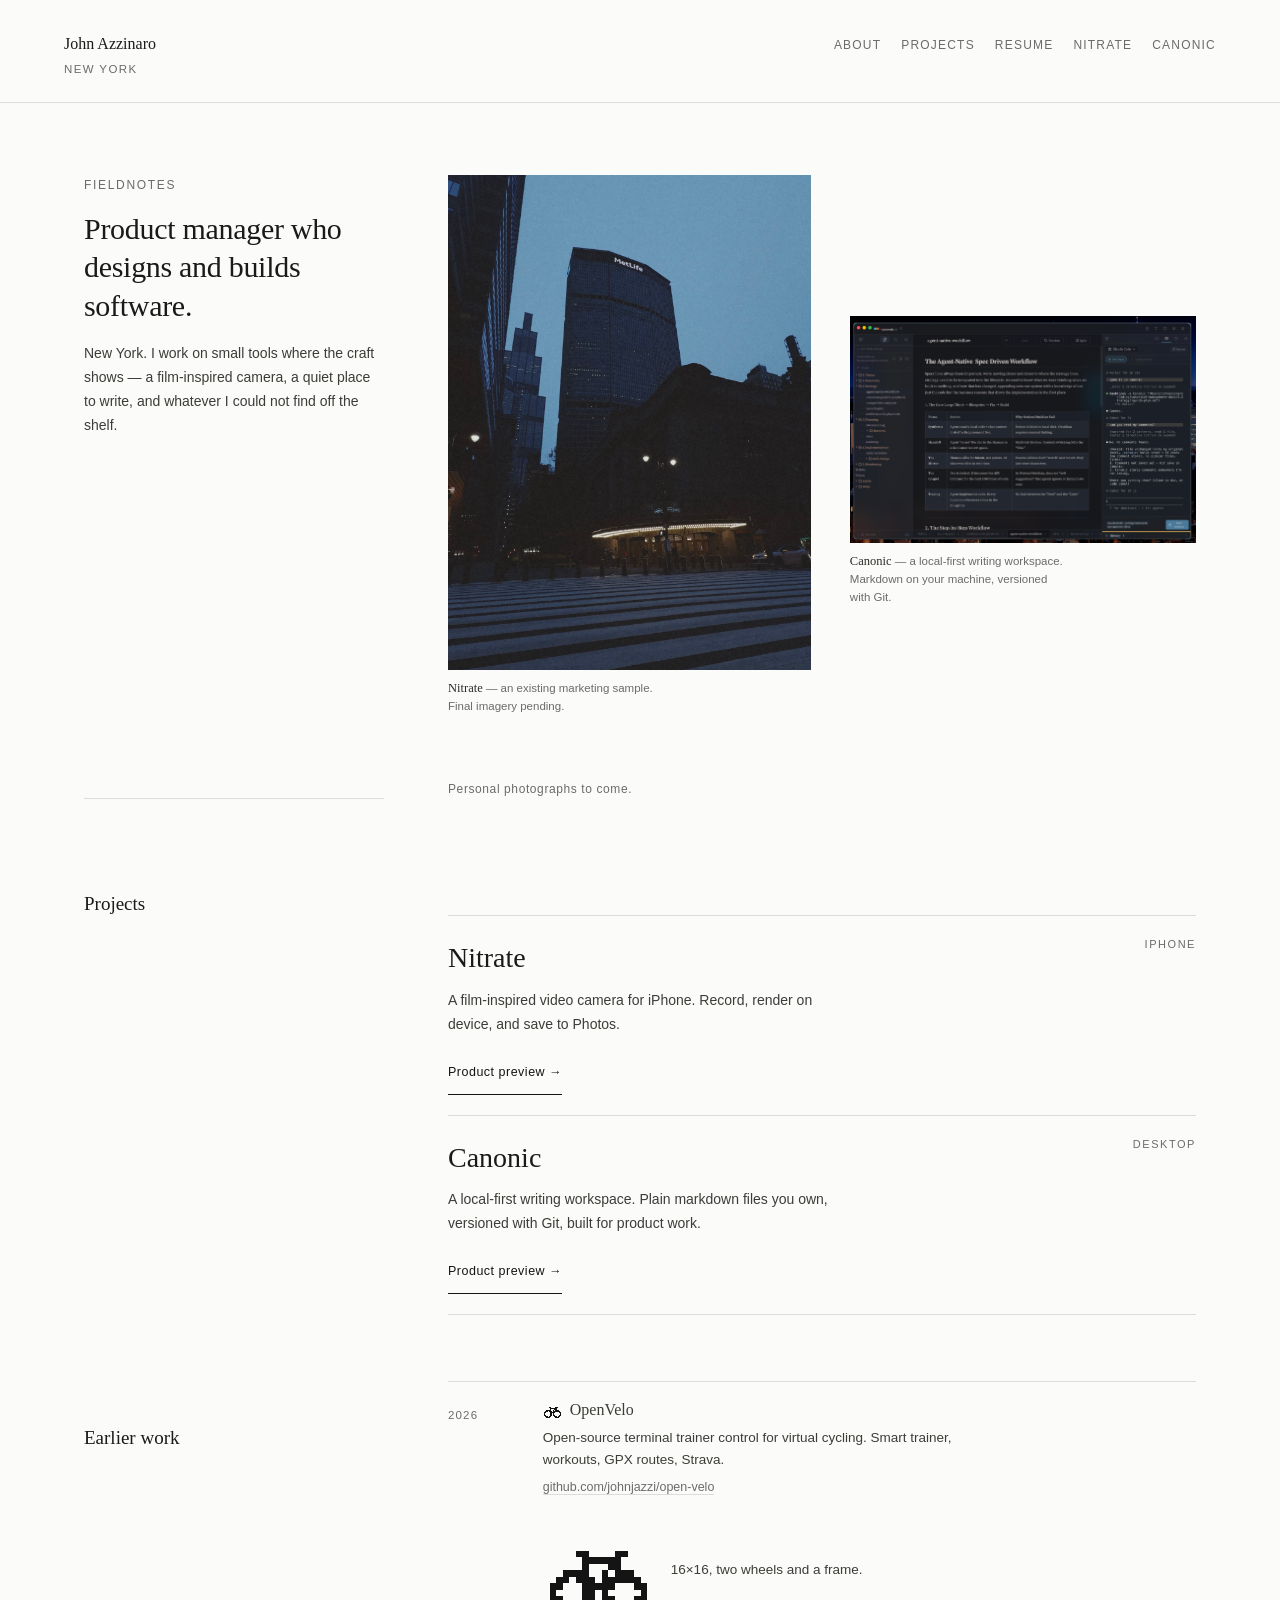
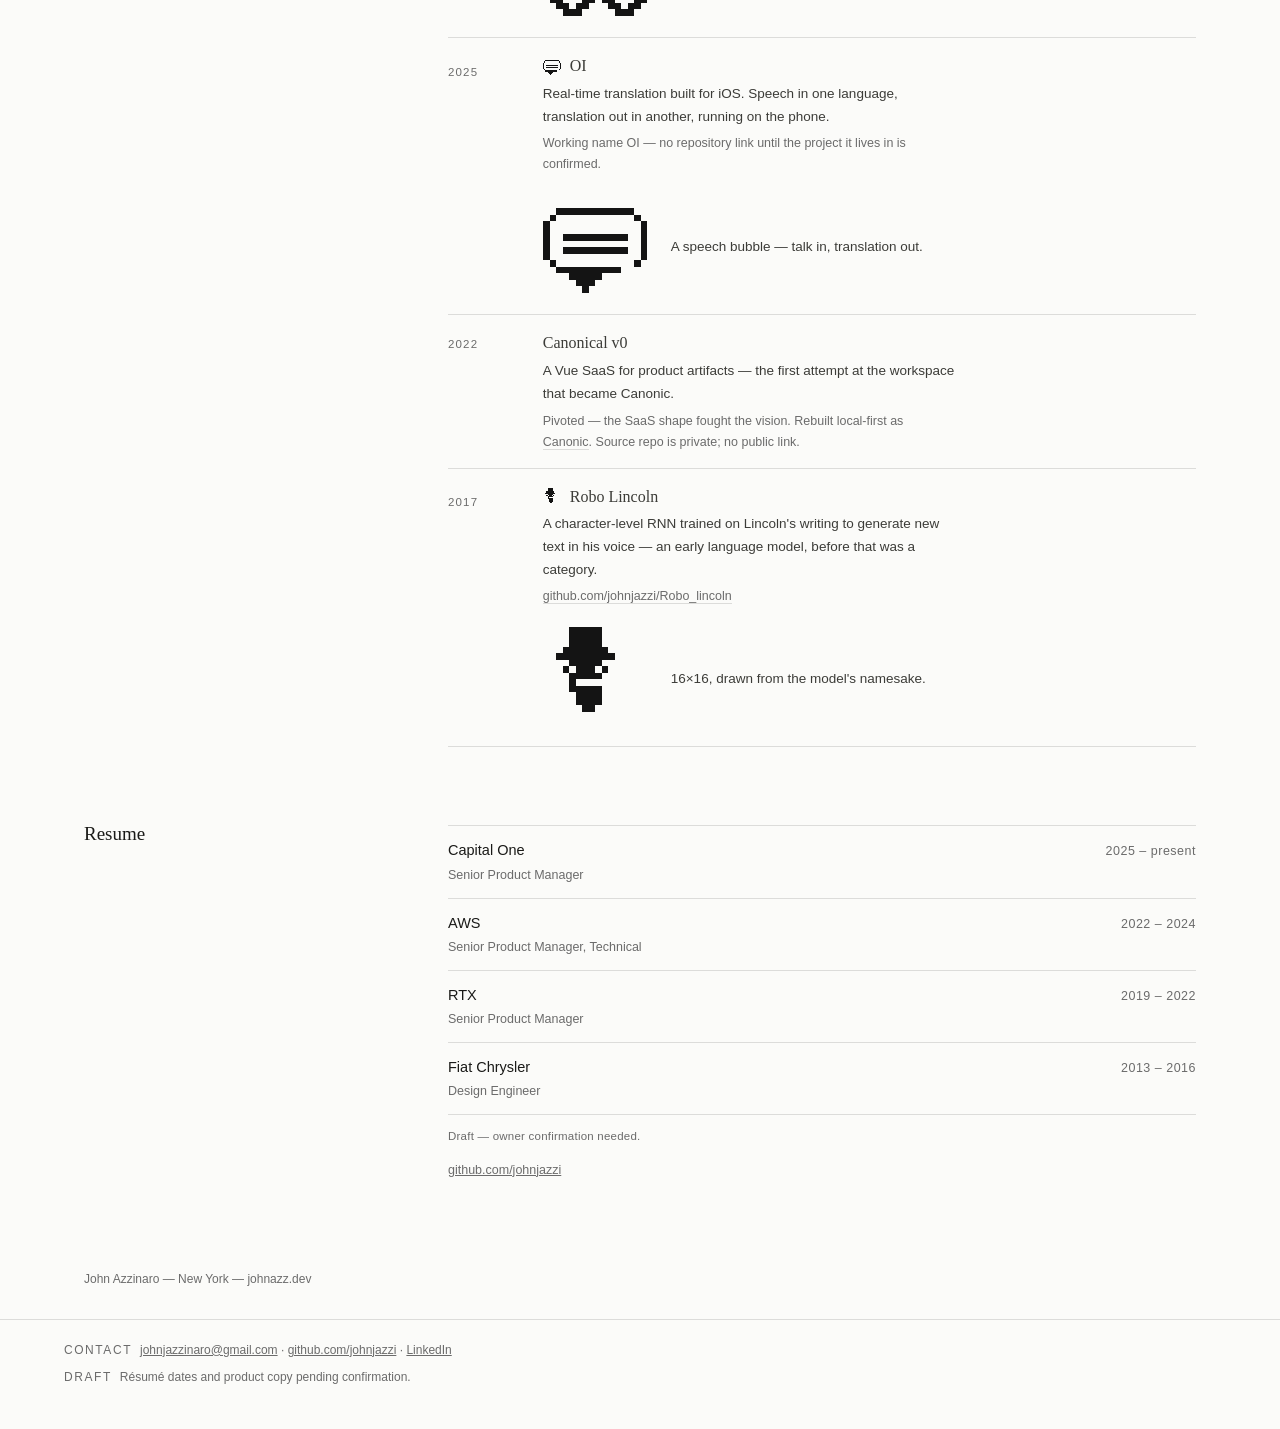
<file: index.html>
<!doctype html>
<html lang="en">
<head>
<meta charset="utf-8">
<meta name="viewport" content="width=device-width, initial-scale=1">
<title>John Azzinaro — product manager who designs and builds software</title>
<meta name="description" content="Nitrate, a film-inspired camera for iPhone. Canonic, a local-first writing workspace. Selected earlier work.">
<link rel="icon" href="assets/favicon.svg" type="image/svg+xml">
<link rel="stylesheet" href="assets/site.css">
</head>
<body class="dir dir-fieldnotes">
<a class="skip" href="#main">Skip to content</a>
  <header class="bar">
    <div class="who">John Azzinaro <span>New York</span></div>
    <nav aria-label="Sections">
      <a href="#f-about">About</a>
      <a href="#f-projects">Projects</a>
      <a href="#f-resume">Resume</a>
      <a href="nitrate/">Nitrate</a>
      <a href="canonic/">Canonic</a>
    </nav>
  </header>
<main id="main">

  <div class="wrap">

    <section id="f-about">
      <div class="col">
        <div class="lede">
          <p class="place">Fieldnotes</p>
          <h1>Product manager who designs and builds software.</h1>
          <p>New York. I work on small tools where the craft shows — a film-inspired camera, a quiet place to write, and whatever I could not find off the shelf.</p>

        </div>
        <div class="spread">
          <figure>
            <img src="assets/nitrate-frame.jpg" alt="Existing Nitrate marketing sample">
            <figcaption><b>Nitrate</b> — an existing marketing sample. Final imagery pending.</figcaption>
          </figure>
          <figure class="fig-fat">
            <img src="assets/canonic.png" alt="Canonic, a local-first writing workspace">
            <figcaption><b>Canonic</b> — a local-first writing workspace. Markdown on your machine, versioned with Git.</figcaption>
          </figure>
        </div>
        <div class="rule"></div>
        <p style="font-size:12px;letter-spacing:.05em;color:var(--muted);margin:0">Personal photographs to come.</p>
      </div>
    </section>

    <section id="f-projects">
      <div class="col">
        <div class="lede"><h2>Projects</h2></div>
        <div class="proj">
          <article>
            <div>
              <h3>Nitrate</h3>
              <p>A film-inspired video camera for iPhone. Record, render on device, and save to Photos.</p>
              <a class="more" href="nitrate/">Product preview →</a>
            </div>
            <span class="tag">iPhone</span>
          </article>
          <article>
            <div>
              <h3>Canonic</h3>
              <p>A local-first writing workspace. Plain markdown files you own, versioned with Git, built for product work.</p>
              <a class="more" href="canonic/">Product preview →</a>
            </div>
            <span class="tag">Desktop</span>
          </article>
        </div>

        <h3 style="font-family:var(--serif);font-weight:400;font-size:19px;margin:44px 0 4px">Earlier work</h3>
        <ul class="work">
          <li>
            <span class="yr">2026</span>
            <div>
              <p class="nm"><img src="assets/openvelo-16bit.svg" alt="" aria-hidden="true">OpenVelo</p>
              <p>Open-source terminal trainer control for virtual cycling. Smart trainer, workouts, GPX routes, Strava.</p>
              <p class="note"><a href="https://github.com/johnjazzi/open-velo">github.com/johnjazzi/open-velo</a></p>
              <div class="glyph">
                <img src="assets/openvelo-16bit.svg" alt="16-bit bicycle mark: two pixel-art wheels joined by a frame">
                <p>16×16, two wheels and a frame.</p>
              </div>
            </div>
          </li>
          <li>
            <span class="yr">2025</span>
            <div>
              <p class="nm"><img src="assets/versai-bubble.svg" alt="" aria-hidden="true">OI</p>
              <p>Real-time translation built for iOS. Speech in one language, translation out in another, running on the phone.</p>
              <p class="note">Working name OI — no repository link until the project it lives in is confirmed.</p>
              <div class="glyph">
                <img src="assets/versai-bubble.svg" alt="Speech bubble mark with two lines of text inside">
                <p>A speech bubble — talk in, translation out.</p>
              </div>
            </div>
          </li>
          <li>
            <span class="yr">2022</span>
            <div>
              <p class="nm">Canonical v0</p>
              <p>A Vue SaaS for product artifacts — the first attempt at the workspace that became Canonic.</p>
              <p class="note"><em class="pivot">Pivoted</em> — the SaaS shape fought the vision. Rebuilt local-first as <a href="canonic/">Canonic</a>. Source repo is private; no public link.</p>
            </div>
          </li>
          <li>
            <span class="yr">2017</span>
            <div>
              <p class="nm"><img src="assets/lincoln-8bit.svg" alt="" aria-hidden="true">Robo Lincoln</p>
              <p>A character-level RNN trained on Lincoln's writing to generate new text in his voice — an early language model, before that was a category.</p>
              <p class="note"><a href="https://github.com/johnjazzi/Robo_lincoln">github.com/johnjazzi/Robo_lincoln</a></p>
              <div class="glyph">
                <img src="assets/lincoln-8bit.svg" alt="8-bit portrait mark: a bearded man in a stovepipe hat">
                <p>16×16, drawn from the model's namesake.</p>
              </div>
            </div>
          </li>
        </ul>
      </div>
    </section>

    <section id="f-resume">
      <div class="col">
        <div class="lede"><h2>Resume</h2></div>
        <div>
          <ul class="roles">
            <li><span>Capital One<em>Senior Product Manager</em></span><span class="yr">2025 – present</span></li>
            <li><span>AWS<em>Senior Product Manager, Technical</em></span><span class="yr">2022 – 2024</span></li>
            <li><span>RTX<em>Senior Product Manager</em></span><span class="yr">2019 – 2022</span></li>
            <li><span>Fiat Chrysler<em>Design Engineer</em></span><span class="yr">2013 – 2016</span></li>
          </ul>
          <p class="draft">Draft — owner confirmation needed.</p>
          <p style="font-size:12.5px;margin:14px 0 0"><a href="https://github.com/johnjazzi" style="color:var(--muted)">github.com/johnjazzi</a></p>
        </div>
      </div>
    </section>

    <div class="tail">John Azzinaro — New York — johnazz.dev</div>
  </div>
</div>


</main>

<footer class="site-foot">
  <p style="margin:0 0 6px"><span class="k">Contact</span><a href="mailto:johnjazzinaro@gmail.com">johnjazzinaro@gmail.com</a> · <a href="https://github.com/johnjazzi">github.com/johnjazzi</a> · <a href="https://www.linkedin.com/in/john-azzinaro-6a1a6b59/">LinkedIn</a></p>
  <p style="margin:0"><span class="k">Draft</span>Résumé dates and product copy pending confirmation.</p>
</footer>
</body>
</html>
</file>
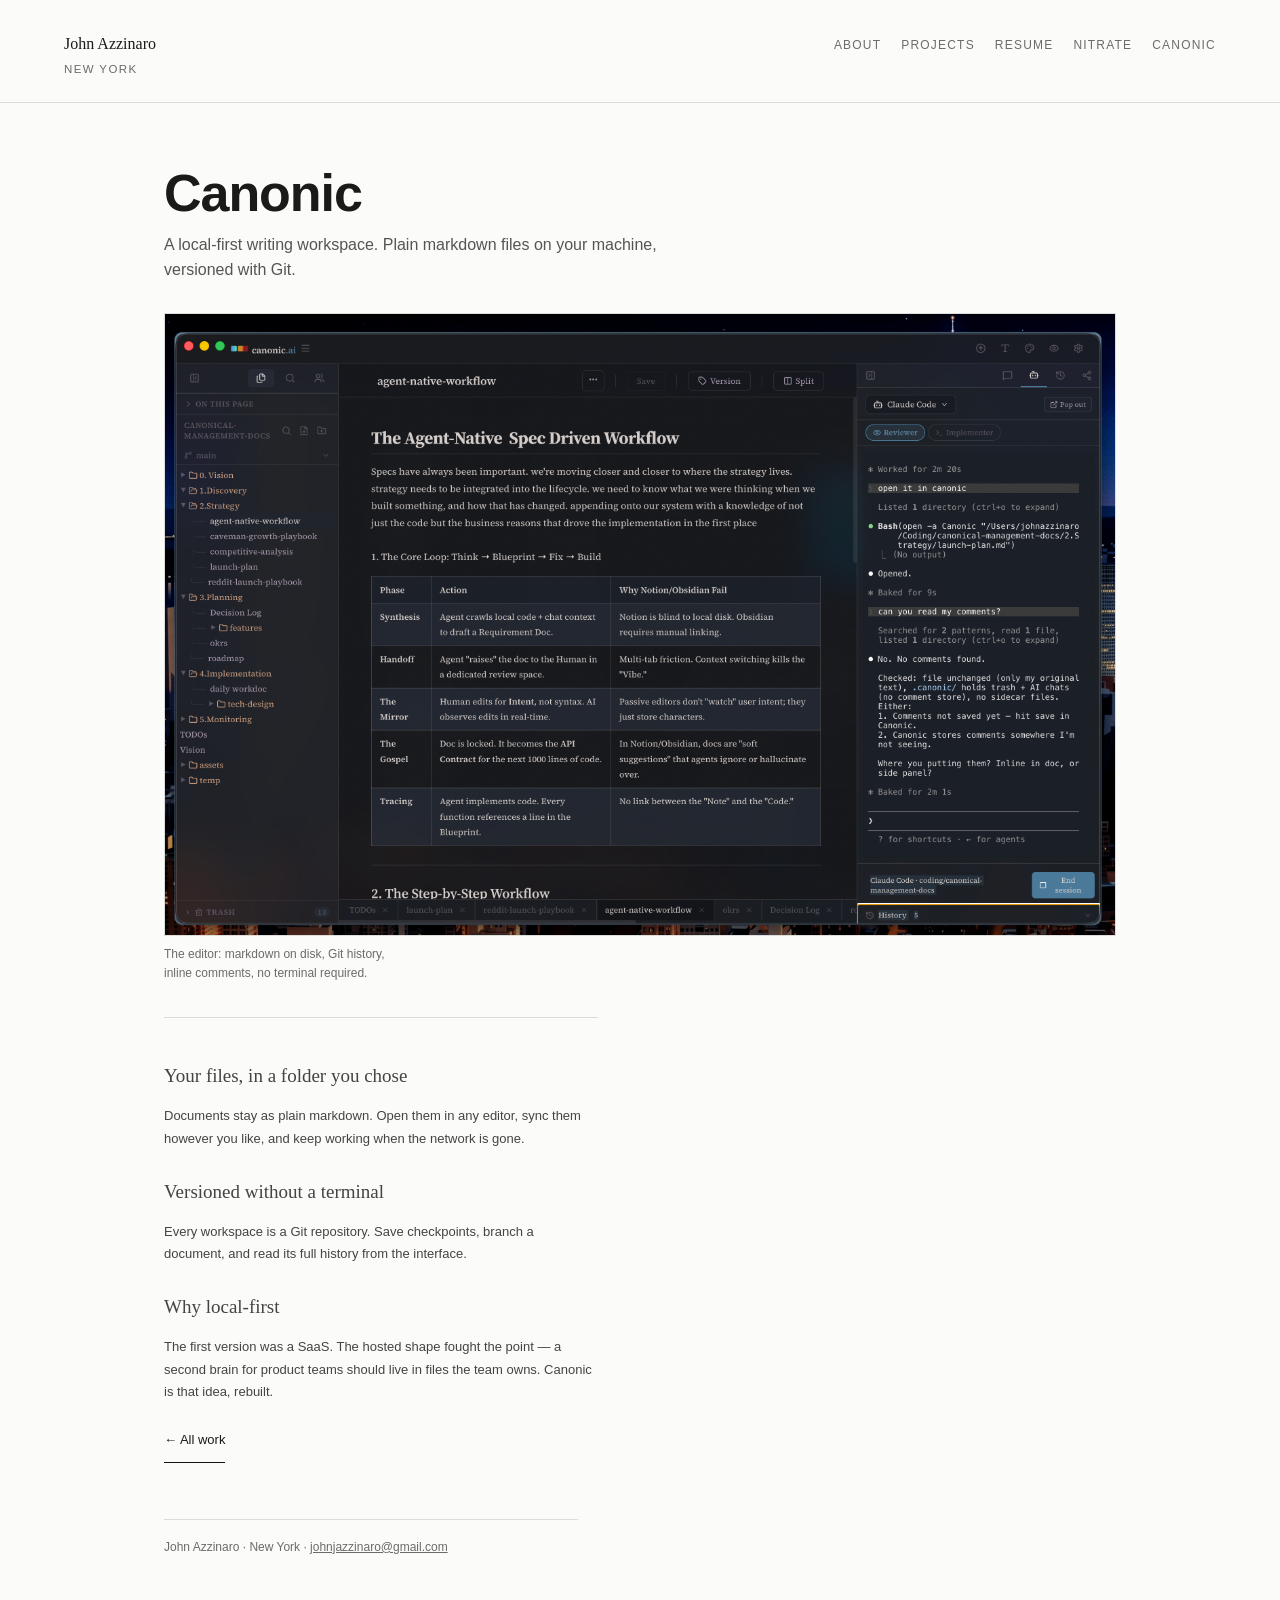
<file: canonic/index.html>
<!doctype html>
<html lang="en">
<head>
<meta charset="utf-8">
<meta name="viewport" content="width=device-width, initial-scale=1">
<title>Canonic — a local-first writing workspace</title>
<meta name="description" content="Canonic keeps product documents as plain markdown on your machine, versioned with Git.">
<link rel="icon" href="../assets/favicon.svg" type="image/svg+xml">
<link rel="stylesheet" href="../assets/site.css">
</head>
<body class="dir dir-fieldnotes">
<a class="skip" href="#main">Skip to content</a>

  <header class="bar">
    <div class="who">John Azzinaro <span>New York</span></div>
    <nav aria-label="Sections">
      <a href="../#f-about">About</a>
      <a href="../#f-projects">Projects</a>
      <a href="../#f-resume">Resume</a>
      <a href="../nitrate/">Nitrate</a>
      <a href="../canonic/">Canonic</a>
    </nav>
  </header>

<main id="main" class="pv-wrap">
  <h1>Canonic</h1>
  <p class="sub">A local-first writing workspace. Plain markdown files on your machine, versioned with Git.</p>
  <div class="pv-shots">
    <figure>
      <img src="../assets/canonic.png" alt="The editor: markdown on disk, Git history, inline comments, no terminal required.">
      <figcaption>The editor: markdown on disk, Git history, inline comments, no terminal required.</figcaption>
    </figure>
  </div>
  <div class="pv-note">
    <h2>Your files, in a folder you chose</h2>
    <p>Documents stay as plain markdown. Open them in any editor, sync them however you like, and keep
    working when the network is gone.</p>
    <h2>Versioned without a terminal</h2>
    <p>Every workspace is a Git repository. Save checkpoints, branch a document, and read its full history
    from the interface.</p>
    <h2>Why local-first</h2>
    <p>The first version was a SaaS. The hosted shape fought the point — a second brain for product teams
    should live in files the team owns. Canonic is that idea, rebuilt.</p>

  </div>
  <p><a class="pv-cta" href="../">← All work</a></p>
  <p class="product-foot">John Azzinaro · New York · <a href="mailto:johnjazzinaro@gmail.com">johnjazzinaro@gmail.com</a></p>
</main>
</body>
</html>
</file>
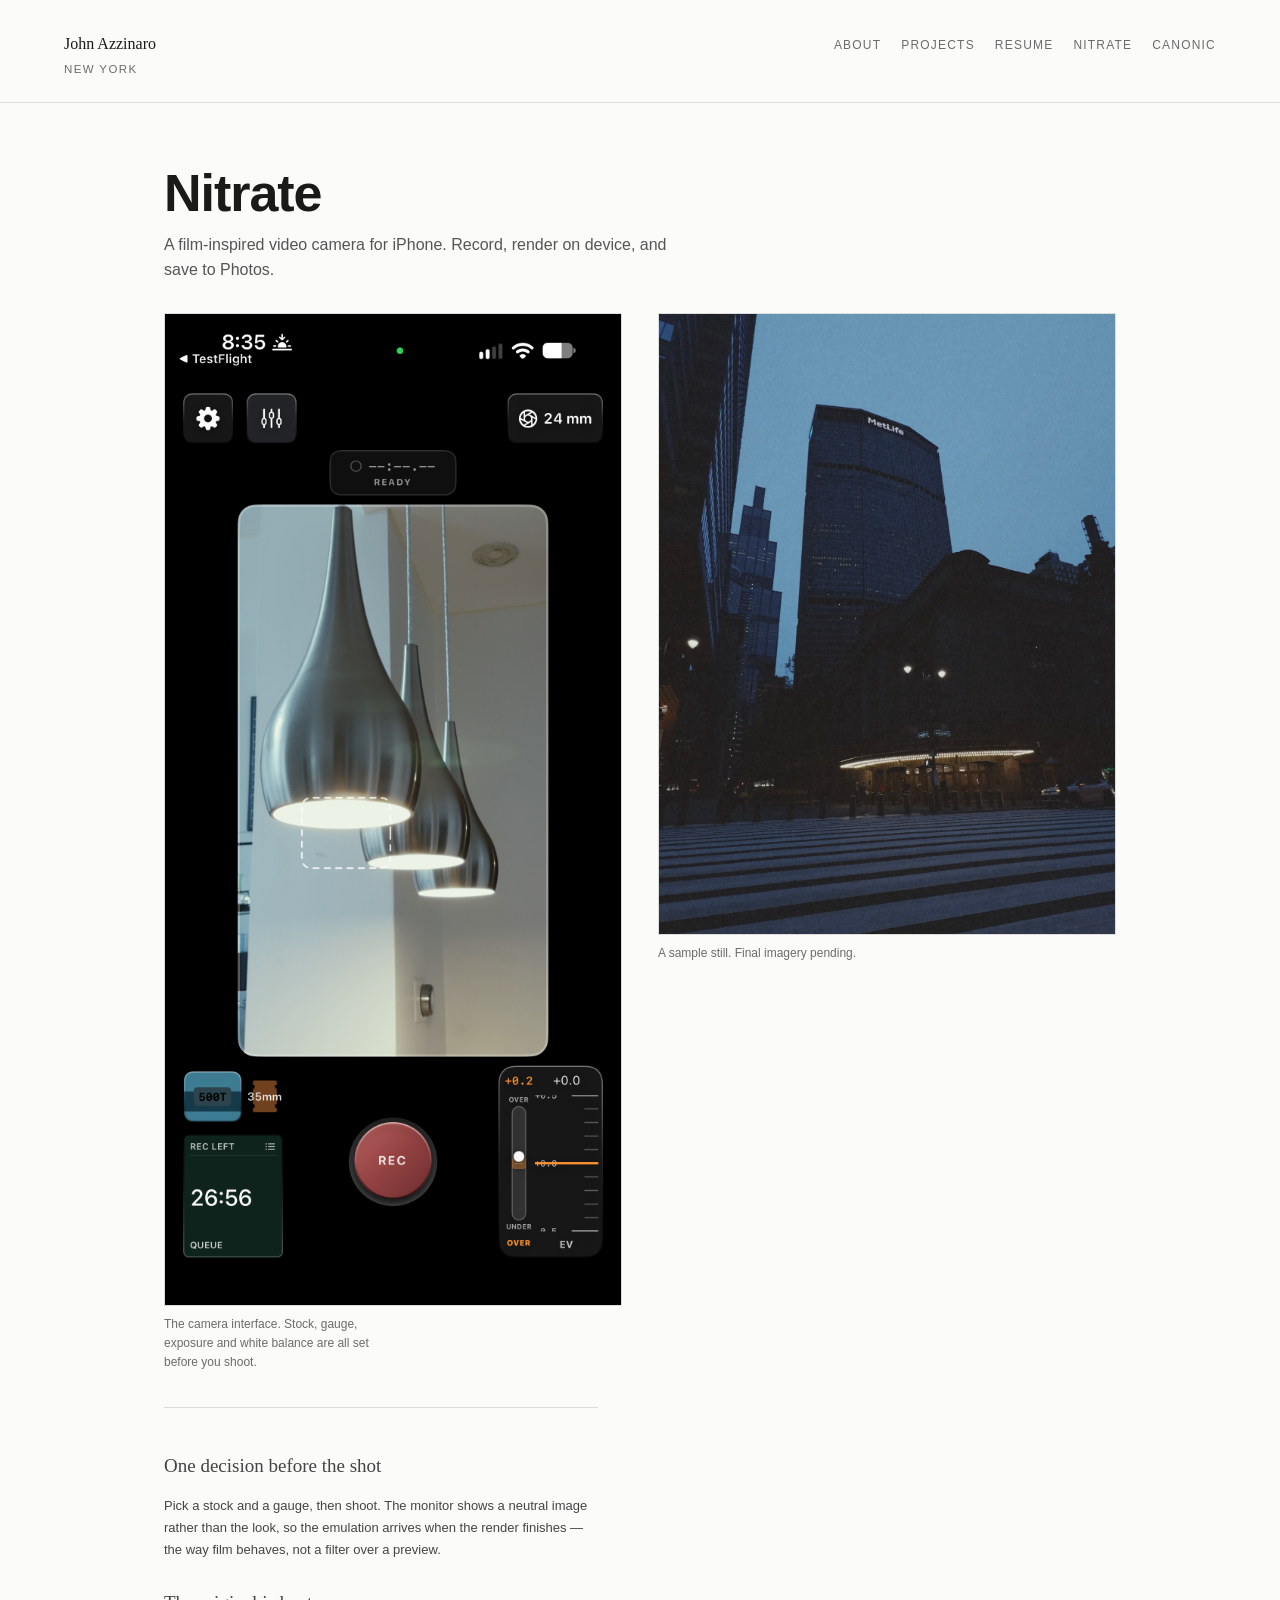
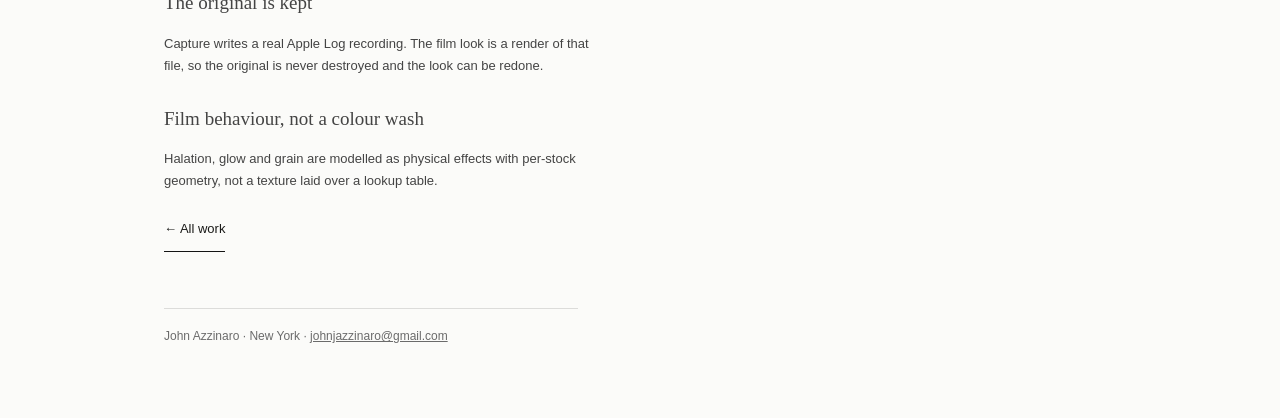
<file: nitrate/index.html>
<!doctype html>
<html lang="en">
<head>
<meta charset="utf-8">
<meta name="viewport" content="width=device-width, initial-scale=1">
<title>Nitrate — a film camera in your pocket</title>
<meta name="description" content="Nitrate is a film-inspired video camera for iPhone. Record, render on device, and save to Photos.">
<link rel="icon" href="../assets/favicon.svg" type="image/svg+xml">
<link rel="stylesheet" href="../assets/site.css">
</head>
<body class="dir dir-fieldnotes">
<a class="skip" href="#main">Skip to content</a>

  <header class="bar">
    <div class="who">John Azzinaro <span>New York</span></div>
    <nav aria-label="Sections">
      <a href="../#f-about">About</a>
      <a href="../#f-projects">Projects</a>
      <a href="../#f-resume">Resume</a>
      <a href="../nitrate/">Nitrate</a>
      <a href="../canonic/">Canonic</a>
    </nav>
  </header>

<main id="main" class="pv-wrap">
  <h1>Nitrate</h1>
  <p class="sub">A film-inspired video camera for iPhone. Record, render on device, and save to Photos.</p>
  <div class="pv-shots two">
    <figure>
      <img src="../assets/nitrate-ui.png" alt="The camera interface. Stock, gauge, exposure and white balance are all set before you shoot.">
      <figcaption>The camera interface. Stock, gauge, exposure and white balance are all set before you shoot.</figcaption>
    </figure>
    <figure>
      <img src="../assets/nitrate-frame.jpg" alt="A sample still. Final imagery pending.">
      <figcaption>A sample still. Final imagery pending.</figcaption>
    </figure>
  </div>
  <div class="pv-note">
    <h2>One decision before the shot</h2>
    <p>Pick a stock and a gauge, then shoot. The monitor shows a neutral image rather than the look, so the
    emulation arrives when the render finishes — the way film behaves, not a filter over a preview.</p>
    <h2>The original is kept</h2>
    <p>Capture writes a real Apple Log recording. The film look is a render of that file, so the original is
    never destroyed and the look can be redone.</p>
    <h2>Film behaviour, not a colour wash</h2>
    <p>Halation, glow and grain are modelled as physical effects with per-stock geometry, not a texture laid
    over a lookup table.</p>

  </div>
  <p><a class="pv-cta" href="../">← All work</a></p>
  <p class="product-foot">John Azzinaro · New York · <a href="mailto:johnjazzinaro@gmail.com">johnjazzinaro@gmail.com</a></p>
</main>
</body>
</html>
</file>
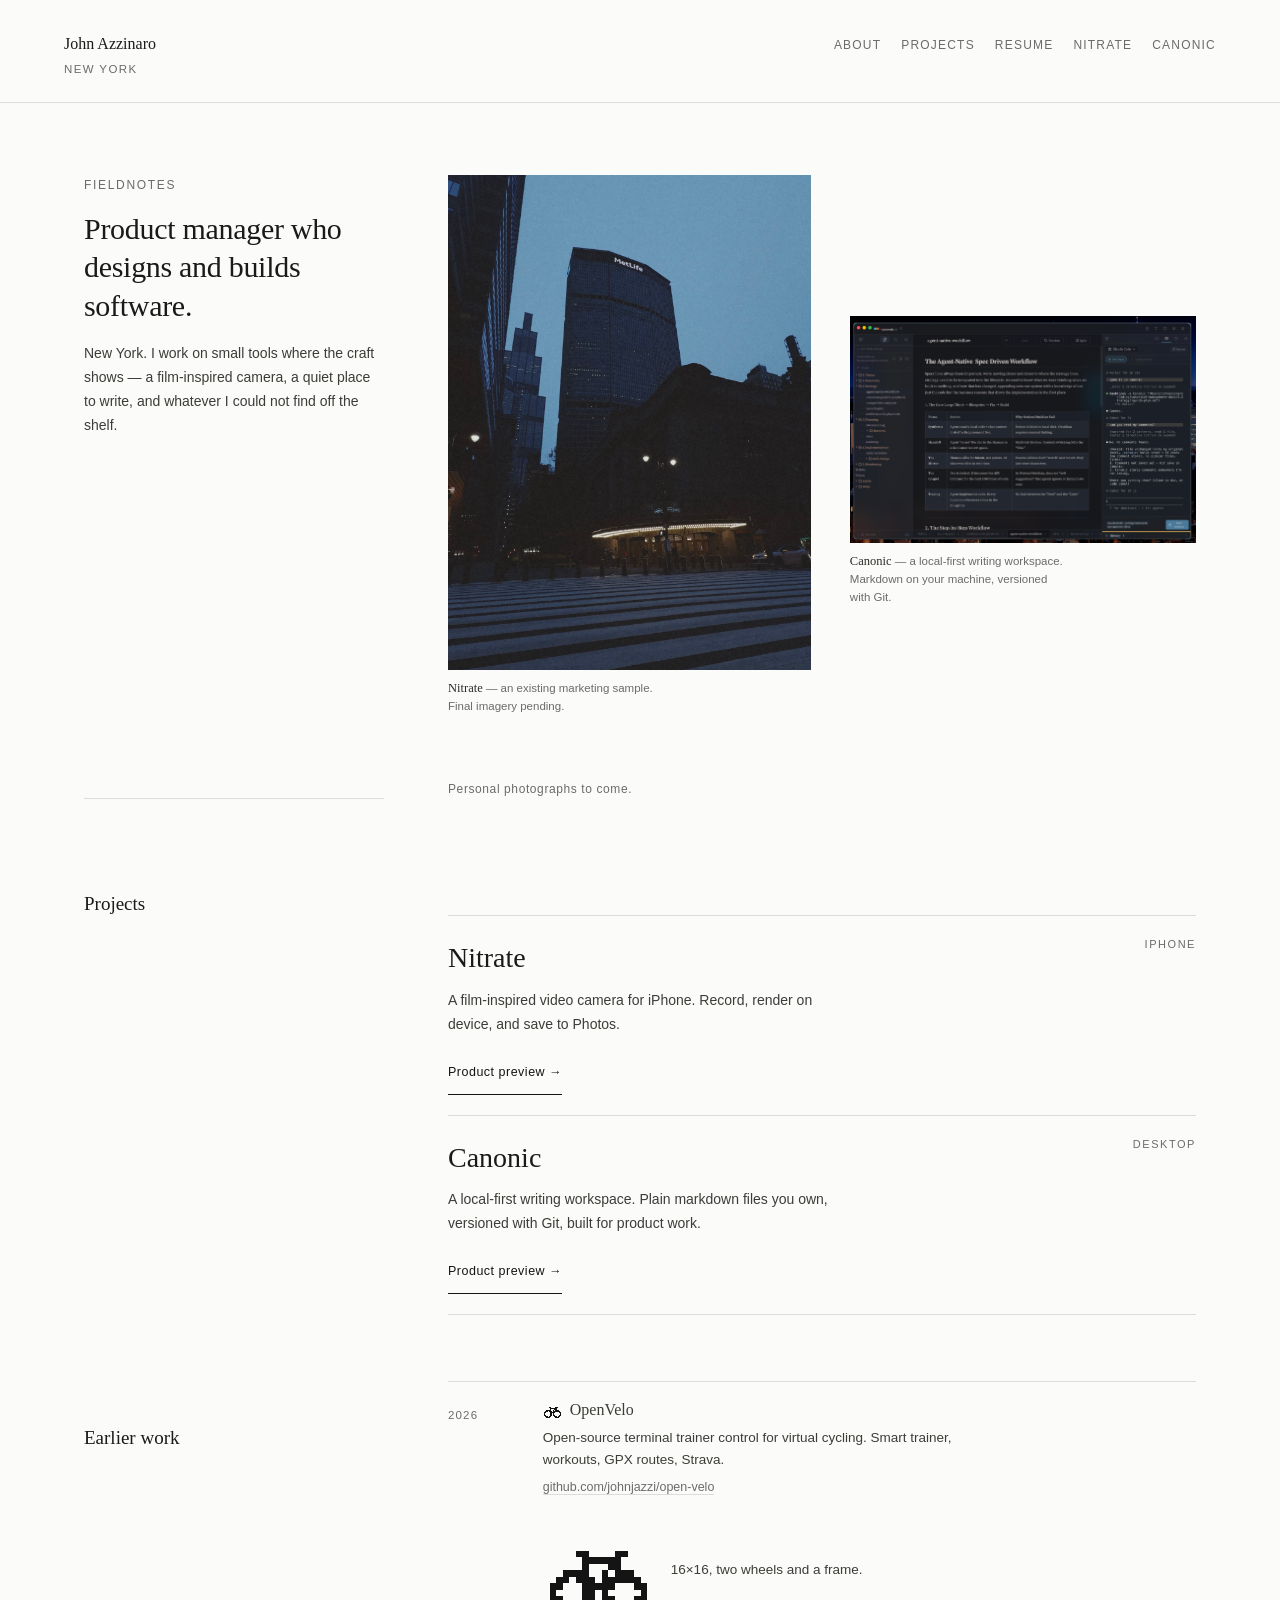
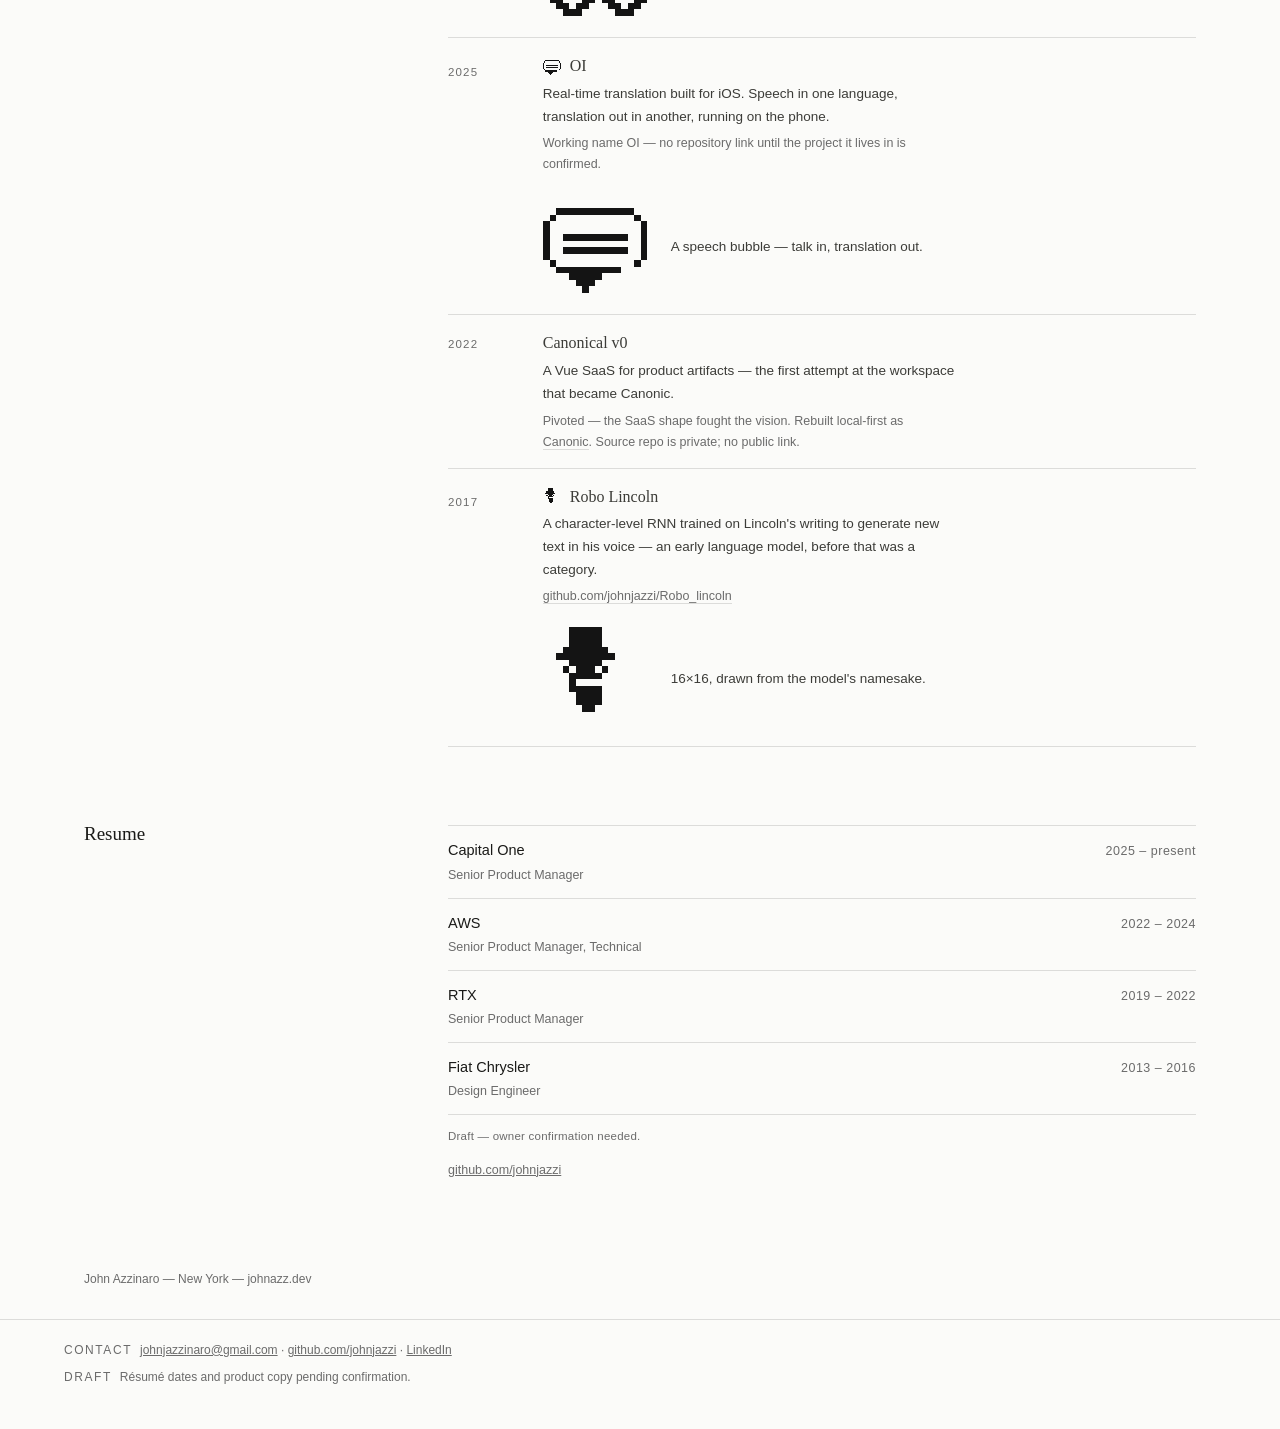
<file: public/index.html>
<!doctype html>
<html lang="en">
<head>
<meta charset="utf-8">
<meta name="viewport" content="width=device-width, initial-scale=1">
<title>John Azzinaro — product manager who designs and builds software</title>
<meta name="description" content="Nitrate, a film-inspired camera for iPhone. Canonic, a local-first writing workspace. Selected earlier work.">
<link rel="canonical" href="https://johnazz.dev/">
<link rel="icon" href="assets/favicon.svg" type="image/svg+xml">
<link rel="stylesheet" href="assets/site.css">
</head>
<body class="dir dir-fieldnotes">
<a class="skip" href="#main">Skip to content</a>
  <header class="bar">
    <div class="who">John Azzinaro <span>New York</span></div>
    <nav aria-label="Sections">
      <a href="#f-about">About</a>
      <a href="#f-projects">Projects</a>
      <a href="#f-resume">Resume</a>
      <a href="nitrate/">Nitrate</a>
      <a href="canonic/">Canonic</a>
    </nav>
  </header>
<main id="main">

  <div class="wrap">

    <section id="f-about">
      <div class="col">
        <div class="lede">
          <p class="place">Fieldnotes</p>
          <h1>Product manager who designs and builds software.</h1>
          <p>New York. I work on small tools where the craft shows — a film-inspired camera, a quiet place to write, and whatever I could not find off the shelf.</p>

        </div>
        <div class="spread">
          <figure>
            <img src="assets/nitrate-frame.jpg" alt="Existing Nitrate marketing sample">
            <figcaption><b>Nitrate</b> — an existing marketing sample. Final imagery pending.</figcaption>
          </figure>
          <figure class="fig-fat">
            <img src="assets/canonic.png" alt="Canonic, a local-first writing workspace">
            <figcaption><b>Canonic</b> — a local-first writing workspace. Markdown on your machine, versioned with Git.</figcaption>
          </figure>
        </div>
        <div class="rule"></div>
        <p style="font-size:12px;letter-spacing:.05em;color:var(--muted);margin:0">Personal photographs to come.</p>
      </div>
    </section>

    <section id="f-projects">
      <div class="col">
        <div class="lede"><h2>Projects</h2></div>
        <div class="proj">
          <article>
            <div>
              <h3>Nitrate</h3>
              <p>A film-inspired video camera for iPhone. Record, render on device, and save to Photos.</p>
              <a class="more" href="nitrate/">Product preview →</a>
            </div>
            <span class="tag">iPhone</span>
          </article>
          <article>
            <div>
              <h3>Canonic</h3>
              <p>A local-first writing workspace. Plain markdown files you own, versioned with Git, built for product work.</p>
              <a class="more" href="canonic/">Product preview →</a>
            </div>
            <span class="tag">Desktop</span>
          </article>
        </div>

        <h3 style="font-family:var(--serif);font-weight:400;font-size:19px;margin:44px 0 4px">Earlier work</h3>
        <ul class="work">
          <li>
            <span class="yr">2026</span>
            <div>
              <p class="nm"><img src="assets/openvelo-16bit.svg" alt="" aria-hidden="true">OpenVelo</p>
              <p>Open-source terminal trainer control for virtual cycling. Smart trainer, workouts, GPX routes, Strava.</p>
              <p class="note"><a href="https://github.com/johnjazzi/open-velo">github.com/johnjazzi/open-velo</a></p>
              <div class="glyph">
                <img src="assets/openvelo-16bit.svg" alt="16-bit bicycle mark: two pixel-art wheels joined by a frame">
                <p>16×16, two wheels and a frame.</p>
              </div>
            </div>
          </li>
          <li>
            <span class="yr">2025</span>
            <div>
              <p class="nm"><img src="assets/versai-bubble.svg" alt="" aria-hidden="true">OI</p>
              <p>Real-time translation built for iOS. Speech in one language, translation out in another, running on the phone.</p>
              <p class="note">Working name OI — no repository link until the project it lives in is confirmed.</p>
              <div class="glyph">
                <img src="assets/versai-bubble.svg" alt="Speech bubble mark with two lines of text inside">
                <p>A speech bubble — talk in, translation out.</p>
              </div>
            </div>
          </li>
          <li>
            <span class="yr">2022</span>
            <div>
              <p class="nm">Canonical v0</p>
              <p>A Vue SaaS for product artifacts — the first attempt at the workspace that became Canonic.</p>
              <p class="note"><em class="pivot">Pivoted</em> — the SaaS shape fought the vision. Rebuilt local-first as <a href="canonic/">Canonic</a>. Source repo is private; no public link.</p>
            </div>
          </li>
          <li>
            <span class="yr">2017</span>
            <div>
              <p class="nm"><img src="assets/lincoln-8bit.svg" alt="" aria-hidden="true">Robo Lincoln</p>
              <p>A character-level RNN trained on Lincoln's writing to generate new text in his voice — an early language model, before that was a category.</p>
              <p class="note"><a href="https://github.com/johnjazzi/Robo_lincoln">github.com/johnjazzi/Robo_lincoln</a></p>
              <div class="glyph">
                <img src="assets/lincoln-8bit.svg" alt="8-bit portrait mark: a bearded man in a stovepipe hat">
                <p>16×16, drawn from the model's namesake.</p>
              </div>
            </div>
          </li>
        </ul>
      </div>
    </section>

    <section id="f-resume">
      <div class="col">
        <div class="lede"><h2>Resume</h2></div>
        <div>
          <ul class="roles">
            <li><span>Capital One<em>Senior Product Manager</em></span><span class="yr">2025 – present</span></li>
            <li><span>AWS<em>Senior Product Manager, Technical</em></span><span class="yr">2022 – 2024</span></li>
            <li><span>RTX<em>Senior Product Manager</em></span><span class="yr">2019 – 2022</span></li>
            <li><span>Fiat Chrysler<em>Design Engineer</em></span><span class="yr">2013 – 2016</span></li>
          </ul>
          <p class="draft">Draft — owner confirmation needed.</p>
          <p style="font-size:12.5px;margin:14px 0 0"><a href="https://github.com/johnjazzi" style="color:var(--muted)">github.com/johnjazzi</a></p>
        </div>
      </div>
    </section>

    <div class="tail">John Azzinaro — New York — johnazz.dev</div>
  </div>
</div>


</main>

<footer class="site-foot">
  <p style="margin:0 0 6px"><span class="k">Contact</span><a href="mailto:johnjazzinaro@gmail.com">johnjazzinaro@gmail.com</a> · <a href="https://github.com/johnjazzi">github.com/johnjazzi</a> · <a href="https://www.linkedin.com/in/john-azzinaro-6a1a6b59/">LinkedIn</a></p>
  <p style="margin:0"><span class="k">Draft</span>Résumé dates and product copy pending confirmation.</p>
</footer>
</body>
</html>
</file>
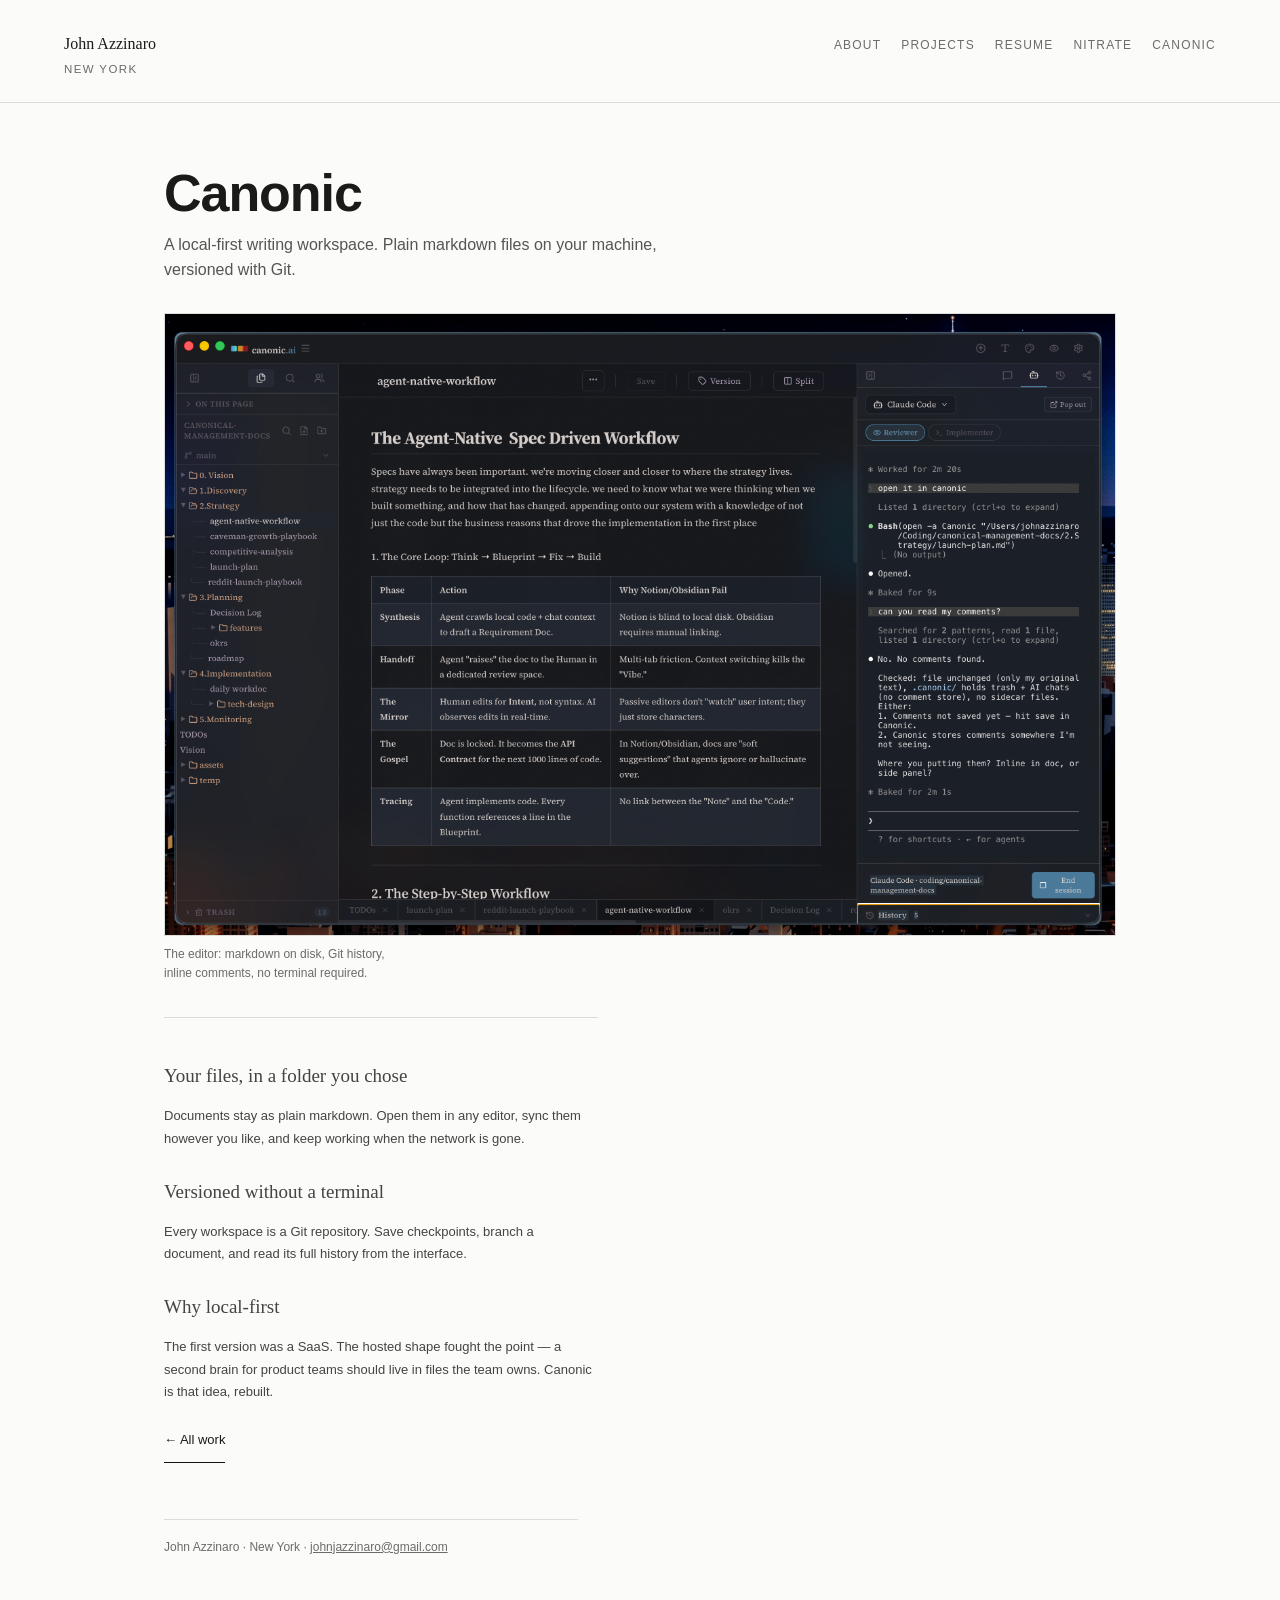
<file: public/canonic/index.html>
<!doctype html>
<html lang="en">
<head>
<meta charset="utf-8">
<meta name="viewport" content="width=device-width, initial-scale=1">
<title>Canonic — a local-first writing workspace</title>
<meta name="description" content="Canonic keeps product documents as plain markdown on your machine, versioned with Git.">
<link rel="canonical" href="https://johnazz.dev/canonic/">
<link rel="icon" href="../assets/favicon.svg" type="image/svg+xml">
<link rel="stylesheet" href="../assets/site.css">
</head>
<body class="dir dir-fieldnotes">
<a class="skip" href="#main">Skip to content</a>

  <header class="bar">
    <div class="who">John Azzinaro <span>New York</span></div>
    <nav aria-label="Sections">
      <a href="../#f-about">About</a>
      <a href="../#f-projects">Projects</a>
      <a href="../#f-resume">Resume</a>
      <a href="../nitrate/">Nitrate</a>
      <a href="../canonic/">Canonic</a>
    </nav>
  </header>

<main id="main" class="pv-wrap">
  <h1>Canonic</h1>
  <p class="sub">A local-first writing workspace. Plain markdown files on your machine, versioned with Git.</p>
  <div class="pv-shots">
    <figure>
      <img src="../assets/canonic.png" alt="The editor: markdown on disk, Git history, inline comments, no terminal required.">
      <figcaption>The editor: markdown on disk, Git history, inline comments, no terminal required.</figcaption>
    </figure>
  </div>
  <div class="pv-note">
    <h2>Your files, in a folder you chose</h2>
    <p>Documents stay as plain markdown. Open them in any editor, sync them however you like, and keep
    working when the network is gone.</p>
    <h2>Versioned without a terminal</h2>
    <p>Every workspace is a Git repository. Save checkpoints, branch a document, and read its full history
    from the interface.</p>
    <h2>Why local-first</h2>
    <p>The first version was a SaaS. The hosted shape fought the point — a second brain for product teams
    should live in files the team owns. Canonic is that idea, rebuilt.</p>

  </div>
  <p><a class="pv-cta" href="../">← All work</a></p>
  <p class="product-foot">John Azzinaro · New York · <a href="mailto:johnjazzinaro@gmail.com">johnjazzinaro@gmail.com</a></p>
</main>
</body>
</html>
</file>
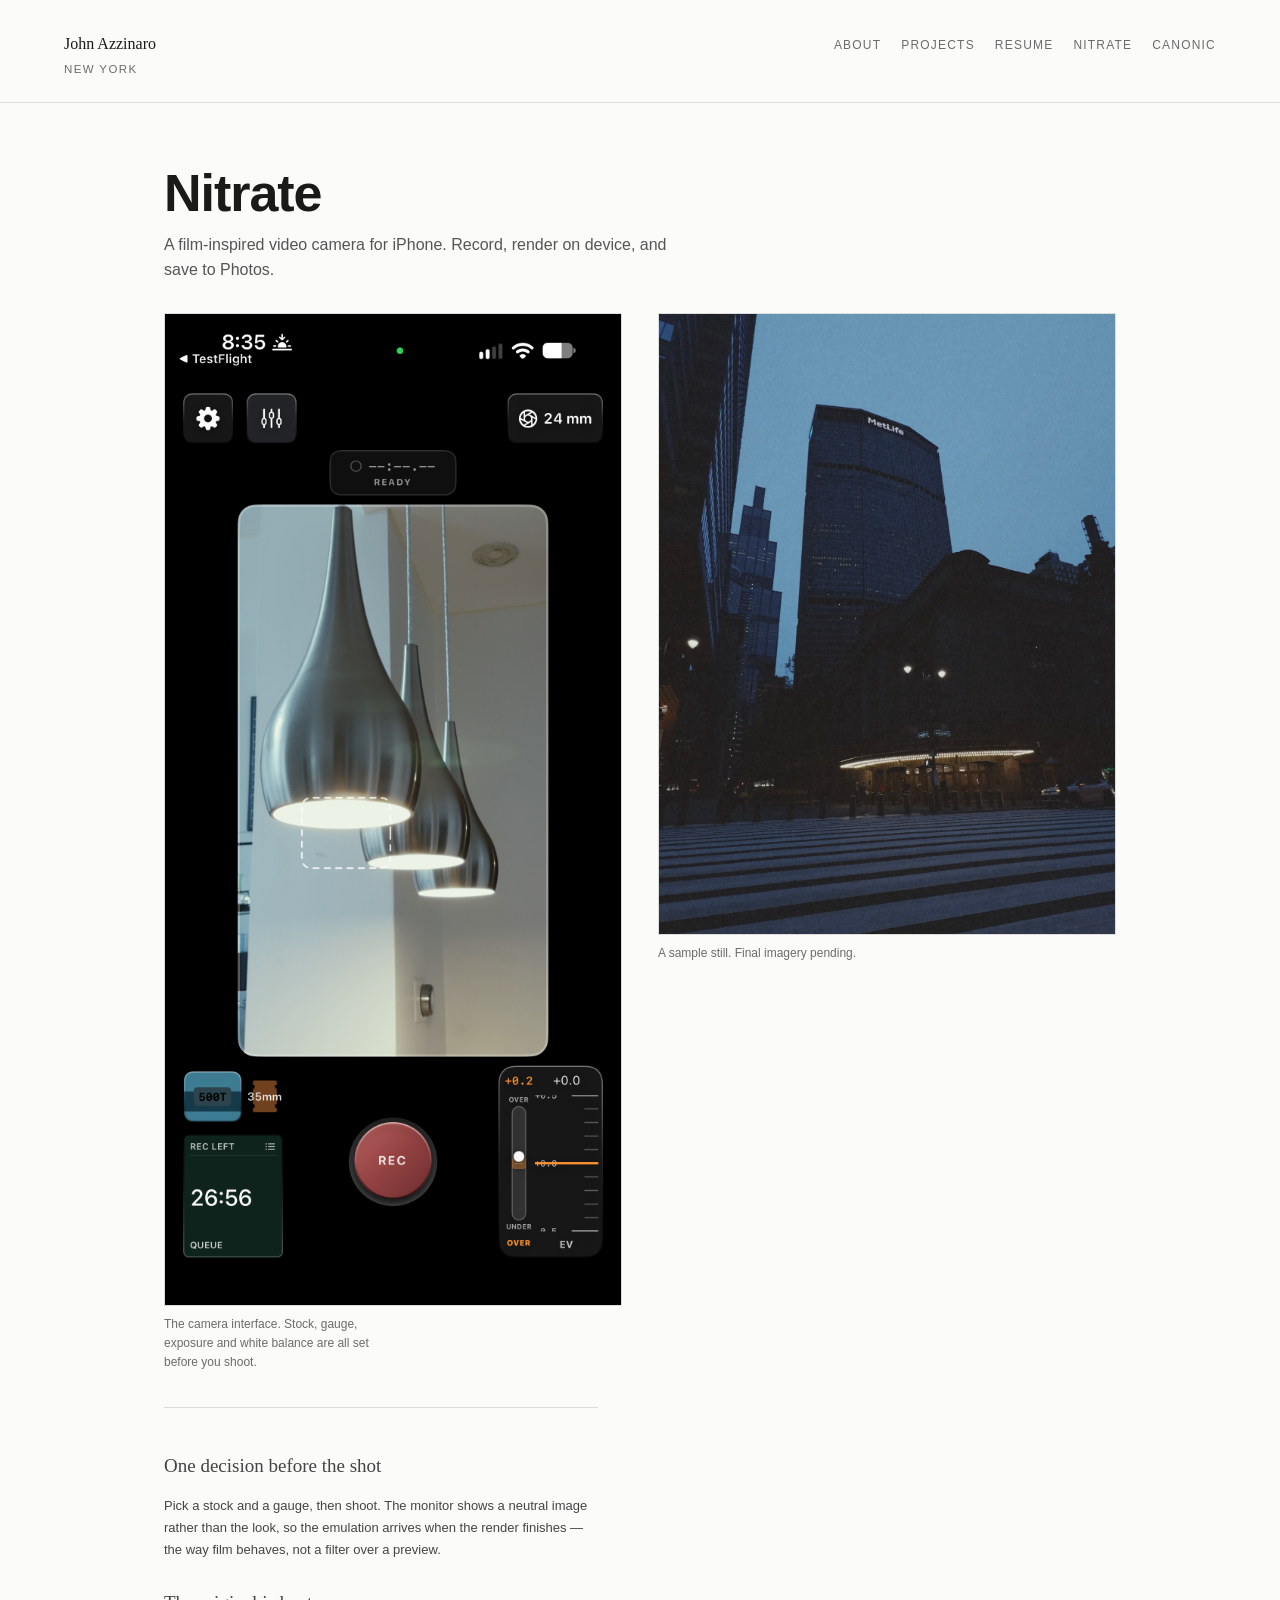
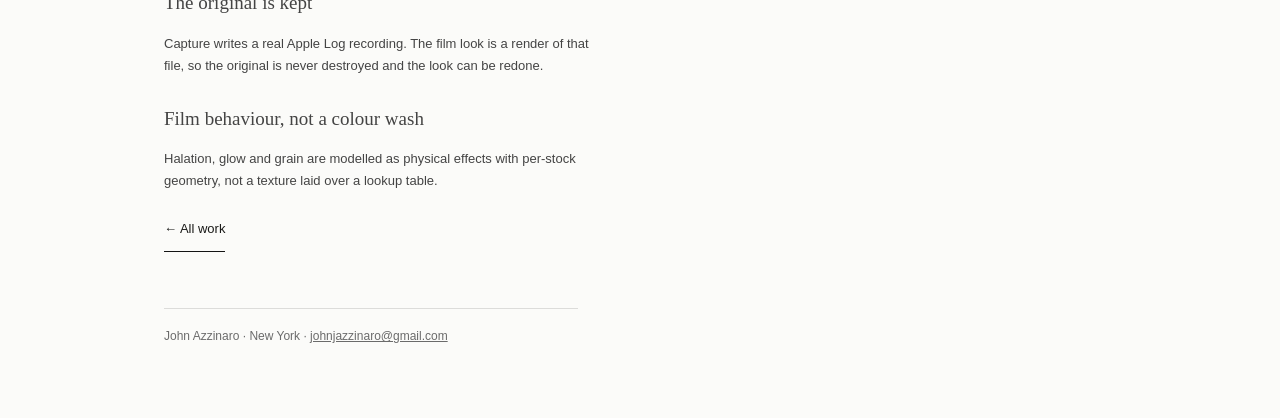
<file: public/nitrate/index.html>
<!doctype html>
<html lang="en">
<head>
<meta charset="utf-8">
<meta name="viewport" content="width=device-width, initial-scale=1">
<title>Nitrate — a film camera in your pocket</title>
<meta name="description" content="Nitrate is a film-inspired video camera for iPhone. Record, render on device, and save to Photos.">
<link rel="canonical" href="https://johnazz.dev/nitrate/">
<link rel="icon" href="../assets/favicon.svg" type="image/svg+xml">
<link rel="stylesheet" href="../assets/site.css">
</head>
<body class="dir dir-fieldnotes">
<a class="skip" href="#main">Skip to content</a>

  <header class="bar">
    <div class="who">John Azzinaro <span>New York</span></div>
    <nav aria-label="Sections">
      <a href="../#f-about">About</a>
      <a href="../#f-projects">Projects</a>
      <a href="../#f-resume">Resume</a>
      <a href="../nitrate/">Nitrate</a>
      <a href="../canonic/">Canonic</a>
    </nav>
  </header>

<main id="main" class="pv-wrap">
  <h1>Nitrate</h1>
  <p class="sub">A film-inspired video camera for iPhone. Record, render on device, and save to Photos.</p>
  <div class="pv-shots two">
    <figure>
      <img src="../assets/nitrate-ui.png" alt="The camera interface. Stock, gauge, exposure and white balance are all set before you shoot.">
      <figcaption>The camera interface. Stock, gauge, exposure and white balance are all set before you shoot.</figcaption>
    </figure>
    <figure>
      <img src="../assets/nitrate-frame.jpg" alt="A sample still. Final imagery pending.">
      <figcaption>A sample still. Final imagery pending.</figcaption>
    </figure>
  </div>
  <div class="pv-note">
    <h2>One decision before the shot</h2>
    <p>Pick a stock and a gauge, then shoot. The monitor shows a neutral image rather than the look, so the
    emulation arrives when the render finishes — the way film behaves, not a filter over a preview.</p>
    <h2>The original is kept</h2>
    <p>Capture writes a real Apple Log recording. The film look is a render of that file, so the original is
    never destroyed and the look can be redone.</p>
    <h2>Film behaviour, not a colour wash</h2>
    <p>Halation, glow and grain are modelled as physical effects with per-stock geometry, not a texture laid
    over a lookup table.</p>

  </div>
  <p><a class="pv-cta" href="../">← All work</a></p>
  <p class="product-foot">John Azzinaro · New York · <a href="mailto:johnjazzinaro@gmail.com">johnjazzinaro@gmail.com</a></p>
</main>
</body>
</html>
</file>
<file: assets/site.css>
section[id]{scroll-margin-top:130px}
@media(min-width:641px){section[id]{scroll-margin-top:80px}}
/* ============================================================
   johnazz.dev — DESIGN STUDY (local exploration, not production)
   Three distinct compositions: index / fieldnotes / studio
   ============================================================ */
:root{
  --ink:#141414; --muted:#6b6b6b; --faint:#9a9a9a; --rule:#dcdcda;
  --paper:#fbfbf9; --paper-pure:#ffffff;
  --sans:"Helvetica Neue",Helvetica,Arial,sans-serif;
  --serif:Georgia,"Times New Roman",serif;
  --pad:clamp(20px,5vw,72px);
}
*{box-sizing:border-box}
html{-webkit-text-size-adjust:100%}
body{margin:0;color:var(--ink);background:var(--paper-pure);
  font-family:var(--sans);font-size:16px;line-height:1.6}
a{color:inherit}
img{max-width:100%;display:block}
:focus-visible{outline:2px solid var(--ink);outline-offset:3px;border-radius:1px}
.skip{position:absolute;left:-9999px}
.skip:focus{left:12px;top:12px;background:#fff;padding:10px 14px;z-index:200}
@media(max-width:640px){.help .cols{grid-template-columns:1fr}}
/* ============================================================
   DIRECTION 2 — FIELDNOTES  (asymmetric editorial spread) — DEFAULT
   ============================================================ */
.dir-fieldnotes{background:var(--paper);font-family:var(--sans);color:#1a1a18}
.dir-fieldnotes .bar{display:flex;align-items:baseline;gap:20px;flex-wrap:wrap;
  padding:24px var(--pad);border-bottom:1px solid var(--rule)}
.dir-fieldnotes .bar .who{font-family:var(--serif);font-size:16px}
.dir-fieldnotes .bar .who span{font-family:var(--sans);font-size:11.5px;letter-spacing:.12em;
  text-transform:uppercase;color:var(--muted);display:block;margin-top:3px}
.dir-fieldnotes .bar nav{margin-left:auto;display:flex;gap:20px;font-size:12px;
  letter-spacing:.1em;text-transform:uppercase}
.dir-fieldnotes .bar nav a{text-decoration:none;color:var(--muted);min-height:44px;
  display:inline-flex;align-items:center}
.dir-fieldnotes .bar nav a:hover{color:var(--ink)}
.dir-fieldnotes .wrap{max-width:1240px;margin:0 auto;padding:0 var(--pad)}
.dir-fieldnotes section{padding:clamp(46px,8vh,96px) 0 0}
.dir-fieldnotes .col{display:grid;grid-template-columns:minmax(210px,300px) 1fr;gap:clamp(28px,5vw,72px)}
.dir-fieldnotes .lede{position:sticky;top:70px;align-self:start}
.dir-fieldnotes .lede h1{font-family:var(--serif);font-weight:400;font-size:clamp(22px,2.4vw,30px);
  line-height:1.28;margin:0 0 16px;letter-spacing:-.01em}
.dir-fieldnotes .lede p{font-size:14px;line-height:1.72;color:#3c3c38;margin:0 0 14px}
.dir-fieldnotes .lede .place{font-size:12px;letter-spacing:.14em;text-transform:uppercase;color:var(--muted)}
.dir-fieldnotes h2{font-family:var(--serif);font-weight:400;font-size:19px;margin:0 0 4px}
.dir-fieldnotes .rule{height:1px;background:var(--rule);margin:18px 0}
.dir-fieldnotes .spread{display:grid;grid-template-columns:1.05fr 1fr;
  gap:clamp(18px,3vw,44px);align-items:start}
.dir-fieldnotes figure{margin:0}
.dir-fieldnotes figcaption{font-size:11.5px;line-height:1.55;color:var(--muted);margin-top:9px;
  max-width:34ch}
.dir-fieldnotes figcaption b{color:#2a2a26;font-weight:500;font-family:var(--serif);font-size:12.5px}
.dir-fieldnotes .fig-fat{margin-top:clamp(60px,11vw,150px)}
.dir-fieldnotes .proj{margin-top:26px}
.dir-fieldnotes .proj article{display:grid;grid-template-columns:1fr auto;gap:24px;
  padding:20px 0;border-top:1px solid var(--rule);align-items:start}
.dir-fieldnotes .proj article:last-child{border-bottom:1px solid var(--rule)}
.dir-fieldnotes .proj h3{font-family:var(--serif);font-weight:400;font-size:clamp(20px,2.6vw,28px);
  margin:0 0 8px}
.dir-fieldnotes .proj p{margin:0;font-size:14px;line-height:1.7;color:#3c3c38;max-width:52ch}
.dir-fieldnotes .proj .tag{font-size:11px;letter-spacing:.14em;text-transform:uppercase;
  color:var(--muted);white-space:nowrap}
.dir-fieldnotes .proj a.more{display:inline-flex;align-items:center;gap:7px;margin-top:14px;
  font-size:12.5px;letter-spacing:.04em;text-decoration:none;color:var(--ink);
  border-bottom:1px solid var(--ink);min-height:44px}
/* earlier work: dated index with a hairline spine */
.dir-fieldnotes .work{margin:2px 0 0;padding:0;list-style:none}
.dir-fieldnotes .work li{display:grid;grid-template-columns:64px 1fr;gap:clamp(16px,2.4vw,34px);
  padding:15px 0;border-top:1px solid var(--rule);align-items:baseline}
.dir-fieldnotes .work li:last-child{border-bottom:1px solid var(--rule)}
.dir-fieldnotes .work .yr{font-size:11.5px;letter-spacing:.1em;color:var(--muted);
  text-transform:uppercase;padding-top:2px}
.dir-fieldnotes .work .nm{font-family:var(--serif);font-size:16px;margin:0 0 3px;display:flex;
  align-items:center;gap:9px}
.dir-fieldnotes .work .nm img{width:18px;height:18px;image-rendering:pixelated}
/* one pixel glyph per project that has one, at full size inside its own entry */
.dir-fieldnotes .glyph{display:grid;grid-template-columns:104px 1fr;gap:14px 24px;
  align-items:center;margin:20px 0 0}
.dir-fieldnotes .glyph img{width:104px;height:104px;image-rendering:pixelated}
.dir-fieldnotes .glyph p{margin:0;font-size:12.5px;line-height:1.7;color:var(--muted);max-width:34ch}
.dir-fieldnotes .work p{margin:0;font-size:13.5px;line-height:1.68;color:#3c3c38;max-width:56ch}
.dir-fieldnotes .work .note{font-size:12.5px;color:var(--muted);margin-top:5px}
.dir-fieldnotes .work a{color:var(--muted);text-decoration:none;border-bottom:1px solid var(--rule)}
.dir-fieldnotes .work a:hover{color:var(--ink)}
.dir-fieldnotes .work em.pivot{font-style:normal;color:var(--muted)}
.dir-fieldnotes .roles{margin:6px 0 0;padding:0;list-style:none}
.dir-fieldnotes .roles li{display:grid;grid-template-columns:1fr auto;gap:20px;padding:13px 0;
  border-top:1px solid var(--rule);align-items:baseline;font-size:14.5px}
.dir-fieldnotes .roles li:last-child{border-bottom:1px solid var(--rule)}
.dir-fieldnotes .roles .yr{font-size:12.5px;color:var(--muted);letter-spacing:.04em}
.dir-fieldnotes .roles em{font-style:normal;color:var(--muted);font-size:12.5px;display:block;margin-top:2px}
.dir-fieldnotes .draft{font-size:11.5px;color:var(--muted);margin-top:12px;letter-spacing:.02em}
.dir-fieldnotes .tail{padding:clamp(56px,10vh,110px) 0 30px;font-size:12px;color:var(--muted)}
@media(max-width:900px){
  .dir-fieldnotes .col{grid-template-columns:1fr}
  .dir-fieldnotes .lede{position:static}
  .dir-fieldnotes .spread{grid-template-columns:1fr}
  .dir-fieldnotes .fig-fat{margin-top:24px}
}
@media(max-width:640px){
  .dir-studio .row .peek{display:none}
  .dir-studio .mobpeek{display:block;width:min(62%,220px);margin-top:16px;
    box-shadow:0 4px 18px rgba(0,0,0,.14)}
}
/* ============================================================
   PRODUCT PREVIEW VIEWS  (/nitrate, /canonic)
   ============================================================ */
#preview{display:none}
body.previewing #sitewrap{display:none}
body.previewing #preview{display:block}
.pv-banner{background:#141414;color:#fff;font-size:12px;letter-spacing:.06em;
  padding:10px var(--pad);display:flex;gap:16px;flex-wrap:wrap;align-items:center}
.pv-banner .lab{background:#fff;color:#000;font-size:10.5px;letter-spacing:.14em;
  text-transform:uppercase;padding:3px 8px;border-radius:2px;font-weight:700}
.pv-banner a{color:#fff;text-decoration:underline;min-height:44px;display:inline-flex;align-items:center}
.pv-wrap{max-width:1080px;margin:0 auto;padding:clamp(30px,7vh,80px) var(--pad) 60px}
.pv-wrap h1{font-size:clamp(28px,4.4vw,52px);line-height:1.06;font-weight:700;margin:0 0 10px;
  letter-spacing:-.02em}
.pv-wrap .sub{font-size:16px;color:#555;margin:0 0 30px;max-width:58ch;line-height:1.6}
.pv-vs{font-family:ui-monospace,Menlo,monospace;font-size:12px;color:#777;margin-bottom:26px}
.pv-shots{display:grid;gap:clamp(20px,3vw,36px);align-items:start}
.pv-shots.two{grid-template-columns:1fr 1fr}
.pv-shots figure{margin:0}
.pv-shots img{border:1px solid var(--rule);background:#fff}
.pv-shots figcaption{font-size:12px;color:var(--muted);margin-top:9px;line-height:1.6}
.pv-note{margin-top:34px;border-top:1px solid var(--rule);padding-top:16px;
  font-size:13px;color:#444;line-height:1.7;max-width:60ch}
.pv-note b{font-weight:600}
.pv-back{margin-top:40px;font-size:13px}
.pv-back a{text-decoration:underline;min-height:44px;display:inline-flex;align-items:center}
@media(max-width:700px){.pv-shots.two{grid-template-columns:1fr}}
@media(prefers-reduced-motion:reduce){
  *{transition:none!important;animation:none!important}
}
/* ---- site shell (not part of the study) ---------------------------------- */
*{box-sizing:border-box}
html{-webkit-text-size-adjust:100%}
body{margin:0;background:var(--paper);color:#1a1a18;
  font-family:var(--sans);font-size:16px;line-height:1.6}
a{color:inherit}
img{max-width:100%;display:block}
:focus-visible{outline:2px solid var(--ink);outline-offset:3px;border-radius:1px}
.skip{position:absolute;left:-9999px}
.skip:focus{left:12px;top:12px;background:#fff;padding:10px 14px;z-index:200}
.dir-fieldnotes .bar nav a[aria-current="page"]{color:var(--ink);
  text-decoration:underline;text-underline-offset:5px}
.pv-wrap{max-width:1080px;margin:0 auto;padding:clamp(30px,7vh,80px) var(--pad) 60px}
.pv-wrap h2{font-family:var(--serif);font-weight:400;font-size:19px;margin:26px 0 4px}
.pv-wrap p{max-width:62ch}
.pv-cta{display:inline-flex;align-items:center;min-height:44px;font-size:13px;
  text-decoration:none;border-bottom:1px solid var(--ink)}
.product-foot{border-top:1px solid var(--rule);margin-top:56px;padding-top:18px;
  font-size:12px;color:var(--muted)}
.site-foot{border-top:1px solid var(--rule);padding:20px var(--pad) 40px;
  font-size:12px;color:var(--muted);line-height:1.8}
.site-foot .k{letter-spacing:.13em;text-transform:uppercase;margin-right:8px}
.site-foot a{color:var(--muted)}
.site-foot a:hover{color:var(--ink)}
/* the site nav carries two more links than the study's did: let it wrap under
   the name on narrow screens instead of pushing past the viewport */
@media(max-width:640px){
  .dir-fieldnotes .bar{padding-top:18px}
  .dir-fieldnotes .bar nav{margin-left:0;width:100%;flex-wrap:wrap;gap:8px 16px}
}
</file>
<file: public/assets/site.css>
section[id]{scroll-margin-top:130px}
@media(min-width:641px){section[id]{scroll-margin-top:80px}}
/* ============================================================
   johnazz.dev — DESIGN STUDY (local exploration, not production)
   Three distinct compositions: index / fieldnotes / studio
   ============================================================ */
:root{
  --ink:#141414; --muted:#6b6b6b; --faint:#9a9a9a; --rule:#dcdcda;
  --paper:#fbfbf9; --paper-pure:#ffffff;
  --sans:"Helvetica Neue",Helvetica,Arial,sans-serif;
  --serif:Georgia,"Times New Roman",serif;
  --pad:clamp(20px,5vw,72px);
}
*{box-sizing:border-box}
html{-webkit-text-size-adjust:100%}
body{margin:0;color:var(--ink);background:var(--paper-pure);
  font-family:var(--sans);font-size:16px;line-height:1.6}
a{color:inherit}
img{max-width:100%;display:block}
:focus-visible{outline:2px solid var(--ink);outline-offset:3px;border-radius:1px}
.skip{position:absolute;left:-9999px}
.skip:focus{left:12px;top:12px;background:#fff;padding:10px 14px;z-index:200}
@media(max-width:640px){.help .cols{grid-template-columns:1fr}}
/* ============================================================
   DIRECTION 2 — FIELDNOTES  (asymmetric editorial spread) — DEFAULT
   ============================================================ */
.dir-fieldnotes{background:var(--paper);font-family:var(--sans);color:#1a1a18}
.dir-fieldnotes .bar{display:flex;align-items:baseline;gap:20px;flex-wrap:wrap;
  padding:24px var(--pad);border-bottom:1px solid var(--rule)}
.dir-fieldnotes .bar .who{font-family:var(--serif);font-size:16px}
.dir-fieldnotes .bar .who span{font-family:var(--sans);font-size:11.5px;letter-spacing:.12em;
  text-transform:uppercase;color:var(--muted);display:block;margin-top:3px}
.dir-fieldnotes .bar nav{margin-left:auto;display:flex;gap:20px;font-size:12px;
  letter-spacing:.1em;text-transform:uppercase}
.dir-fieldnotes .bar nav a{text-decoration:none;color:var(--muted);min-height:44px;
  display:inline-flex;align-items:center}
.dir-fieldnotes .bar nav a:hover{color:var(--ink)}
.dir-fieldnotes .wrap{max-width:1240px;margin:0 auto;padding:0 var(--pad)}
.dir-fieldnotes section{padding:clamp(46px,8vh,96px) 0 0}
.dir-fieldnotes .col{display:grid;grid-template-columns:minmax(210px,300px) 1fr;gap:clamp(28px,5vw,72px)}
.dir-fieldnotes .lede{position:sticky;top:70px;align-self:start}
.dir-fieldnotes .lede h1{font-family:var(--serif);font-weight:400;font-size:clamp(22px,2.4vw,30px);
  line-height:1.28;margin:0 0 16px;letter-spacing:-.01em}
.dir-fieldnotes .lede p{font-size:14px;line-height:1.72;color:#3c3c38;margin:0 0 14px}
.dir-fieldnotes .lede .place{font-size:12px;letter-spacing:.14em;text-transform:uppercase;color:var(--muted)}
.dir-fieldnotes h2{font-family:var(--serif);font-weight:400;font-size:19px;margin:0 0 4px}
.dir-fieldnotes .rule{height:1px;background:var(--rule);margin:18px 0}
.dir-fieldnotes .spread{display:grid;grid-template-columns:1.05fr 1fr;
  gap:clamp(18px,3vw,44px);align-items:start}
.dir-fieldnotes figure{margin:0}
.dir-fieldnotes figcaption{font-size:11.5px;line-height:1.55;color:var(--muted);margin-top:9px;
  max-width:34ch}
.dir-fieldnotes figcaption b{color:#2a2a26;font-weight:500;font-family:var(--serif);font-size:12.5px}
.dir-fieldnotes .fig-fat{margin-top:clamp(60px,11vw,150px)}
.dir-fieldnotes .proj{margin-top:26px}
.dir-fieldnotes .proj article{display:grid;grid-template-columns:1fr auto;gap:24px;
  padding:20px 0;border-top:1px solid var(--rule);align-items:start}
.dir-fieldnotes .proj article:last-child{border-bottom:1px solid var(--rule)}
.dir-fieldnotes .proj h3{font-family:var(--serif);font-weight:400;font-size:clamp(20px,2.6vw,28px);
  margin:0 0 8px}
.dir-fieldnotes .proj p{margin:0;font-size:14px;line-height:1.7;color:#3c3c38;max-width:52ch}
.dir-fieldnotes .proj .tag{font-size:11px;letter-spacing:.14em;text-transform:uppercase;
  color:var(--muted);white-space:nowrap}
.dir-fieldnotes .proj a.more{display:inline-flex;align-items:center;gap:7px;margin-top:14px;
  font-size:12.5px;letter-spacing:.04em;text-decoration:none;color:var(--ink);
  border-bottom:1px solid var(--ink);min-height:44px}
/* earlier work: dated index with a hairline spine */
.dir-fieldnotes .work{margin:2px 0 0;padding:0;list-style:none}
.dir-fieldnotes .work li{display:grid;grid-template-columns:64px 1fr;gap:clamp(16px,2.4vw,34px);
  padding:15px 0;border-top:1px solid var(--rule);align-items:baseline}
.dir-fieldnotes .work li:last-child{border-bottom:1px solid var(--rule)}
.dir-fieldnotes .work .yr{font-size:11.5px;letter-spacing:.1em;color:var(--muted);
  text-transform:uppercase;padding-top:2px}
.dir-fieldnotes .work .nm{font-family:var(--serif);font-size:16px;margin:0 0 3px;display:flex;
  align-items:center;gap:9px}
.dir-fieldnotes .work .nm img{width:18px;height:18px;image-rendering:pixelated}
/* one pixel glyph per project that has one, at full size inside its own entry */
.dir-fieldnotes .glyph{display:grid;grid-template-columns:104px 1fr;gap:14px 24px;
  align-items:center;margin:20px 0 0}
.dir-fieldnotes .glyph img{width:104px;height:104px;image-rendering:pixelated}
.dir-fieldnotes .glyph p{margin:0;font-size:12.5px;line-height:1.7;color:var(--muted);max-width:34ch}
.dir-fieldnotes .work p{margin:0;font-size:13.5px;line-height:1.68;color:#3c3c38;max-width:56ch}
.dir-fieldnotes .work .note{font-size:12.5px;color:var(--muted);margin-top:5px}
.dir-fieldnotes .work a{color:var(--muted);text-decoration:none;border-bottom:1px solid var(--rule)}
.dir-fieldnotes .work a:hover{color:var(--ink)}
.dir-fieldnotes .work em.pivot{font-style:normal;color:var(--muted)}
.dir-fieldnotes .roles{margin:6px 0 0;padding:0;list-style:none}
.dir-fieldnotes .roles li{display:grid;grid-template-columns:1fr auto;gap:20px;padding:13px 0;
  border-top:1px solid var(--rule);align-items:baseline;font-size:14.5px}
.dir-fieldnotes .roles li:last-child{border-bottom:1px solid var(--rule)}
.dir-fieldnotes .roles .yr{font-size:12.5px;color:var(--muted);letter-spacing:.04em}
.dir-fieldnotes .roles em{font-style:normal;color:var(--muted);font-size:12.5px;display:block;margin-top:2px}
.dir-fieldnotes .draft{font-size:11.5px;color:var(--muted);margin-top:12px;letter-spacing:.02em}
.dir-fieldnotes .tail{padding:clamp(56px,10vh,110px) 0 30px;font-size:12px;color:var(--muted)}
@media(max-width:900px){
  .dir-fieldnotes .col{grid-template-columns:1fr}
  .dir-fieldnotes .lede{position:static}
  .dir-fieldnotes .spread{grid-template-columns:1fr}
  .dir-fieldnotes .fig-fat{margin-top:24px}
}
@media(max-width:640px){
  .dir-studio .row .peek{display:none}
  .dir-studio .mobpeek{display:block;width:min(62%,220px);margin-top:16px;
    box-shadow:0 4px 18px rgba(0,0,0,.14)}
}
/* ============================================================
   PRODUCT PREVIEW VIEWS  (/nitrate, /canonic)
   ============================================================ */
#preview{display:none}
body.previewing #sitewrap{display:none}
body.previewing #preview{display:block}
.pv-banner{background:#141414;color:#fff;font-size:12px;letter-spacing:.06em;
  padding:10px var(--pad);display:flex;gap:16px;flex-wrap:wrap;align-items:center}
.pv-banner .lab{background:#fff;color:#000;font-size:10.5px;letter-spacing:.14em;
  text-transform:uppercase;padding:3px 8px;border-radius:2px;font-weight:700}
.pv-banner a{color:#fff;text-decoration:underline;min-height:44px;display:inline-flex;align-items:center}
.pv-wrap{max-width:1080px;margin:0 auto;padding:clamp(30px,7vh,80px) var(--pad) 60px}
.pv-wrap h1{font-size:clamp(28px,4.4vw,52px);line-height:1.06;font-weight:700;margin:0 0 10px;
  letter-spacing:-.02em}
.pv-wrap .sub{font-size:16px;color:#555;margin:0 0 30px;max-width:58ch;line-height:1.6}
.pv-vs{font-family:ui-monospace,Menlo,monospace;font-size:12px;color:#777;margin-bottom:26px}
.pv-shots{display:grid;gap:clamp(20px,3vw,36px);align-items:start}
.pv-shots.two{grid-template-columns:1fr 1fr}
.pv-shots figure{margin:0}
.pv-shots img{border:1px solid var(--rule);background:#fff}
.pv-shots figcaption{font-size:12px;color:var(--muted);margin-top:9px;line-height:1.6}
.pv-note{margin-top:34px;border-top:1px solid var(--rule);padding-top:16px;
  font-size:13px;color:#444;line-height:1.7;max-width:60ch}
.pv-note b{font-weight:600}
.pv-back{margin-top:40px;font-size:13px}
.pv-back a{text-decoration:underline;min-height:44px;display:inline-flex;align-items:center}
@media(max-width:700px){.pv-shots.two{grid-template-columns:1fr}}
@media(prefers-reduced-motion:reduce){
  *{transition:none!important;animation:none!important}
}
/* ---- site shell (not part of the study) ---------------------------------- */
*{box-sizing:border-box}
html{-webkit-text-size-adjust:100%}
body{margin:0;background:var(--paper);color:#1a1a18;
  font-family:var(--sans);font-size:16px;line-height:1.6}
a{color:inherit}
img{max-width:100%;display:block}
:focus-visible{outline:2px solid var(--ink);outline-offset:3px;border-radius:1px}
.skip{position:absolute;left:-9999px}
.skip:focus{left:12px;top:12px;background:#fff;padding:10px 14px;z-index:200}
.dir-fieldnotes .bar nav a[aria-current="page"]{color:var(--ink);
  text-decoration:underline;text-underline-offset:5px}
.pv-wrap{max-width:1080px;margin:0 auto;padding:clamp(30px,7vh,80px) var(--pad) 60px}
.pv-wrap h2{font-family:var(--serif);font-weight:400;font-size:19px;margin:26px 0 4px}
.pv-wrap p{max-width:62ch}
.pv-cta{display:inline-flex;align-items:center;min-height:44px;font-size:13px;
  text-decoration:none;border-bottom:1px solid var(--ink)}
.product-foot{border-top:1px solid var(--rule);margin-top:56px;padding-top:18px;
  font-size:12px;color:var(--muted)}
.site-foot{border-top:1px solid var(--rule);padding:20px var(--pad) 40px;
  font-size:12px;color:var(--muted);line-height:1.8}
.site-foot .k{letter-spacing:.13em;text-transform:uppercase;margin-right:8px}
.site-foot a{color:var(--muted)}
.site-foot a:hover{color:var(--ink)}
/* the site nav carries two more links than the study's did: let it wrap under
   the name on narrow screens instead of pushing past the viewport */
@media(max-width:640px){
  .dir-fieldnotes .bar{padding-top:18px}
  .dir-fieldnotes .bar nav{margin-left:0;width:100%;flex-wrap:wrap;gap:8px 16px}
}
</file>
